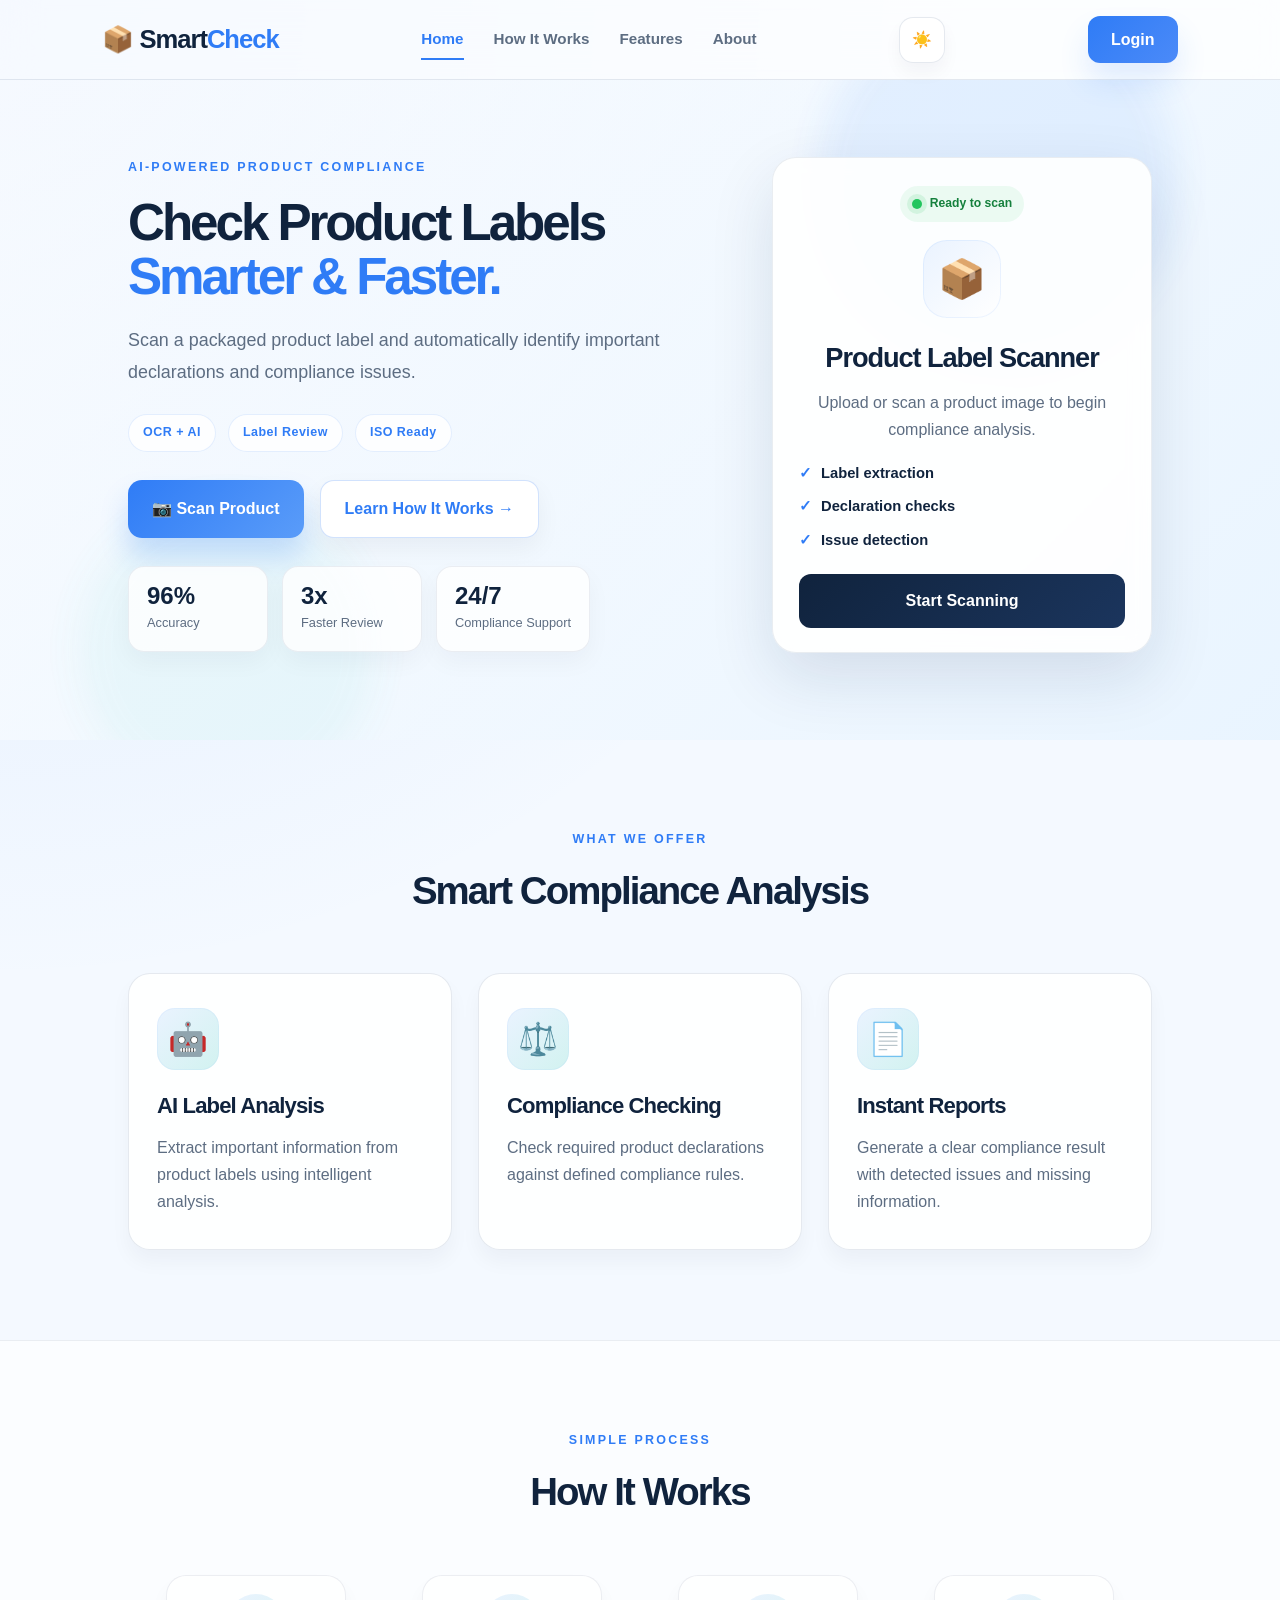
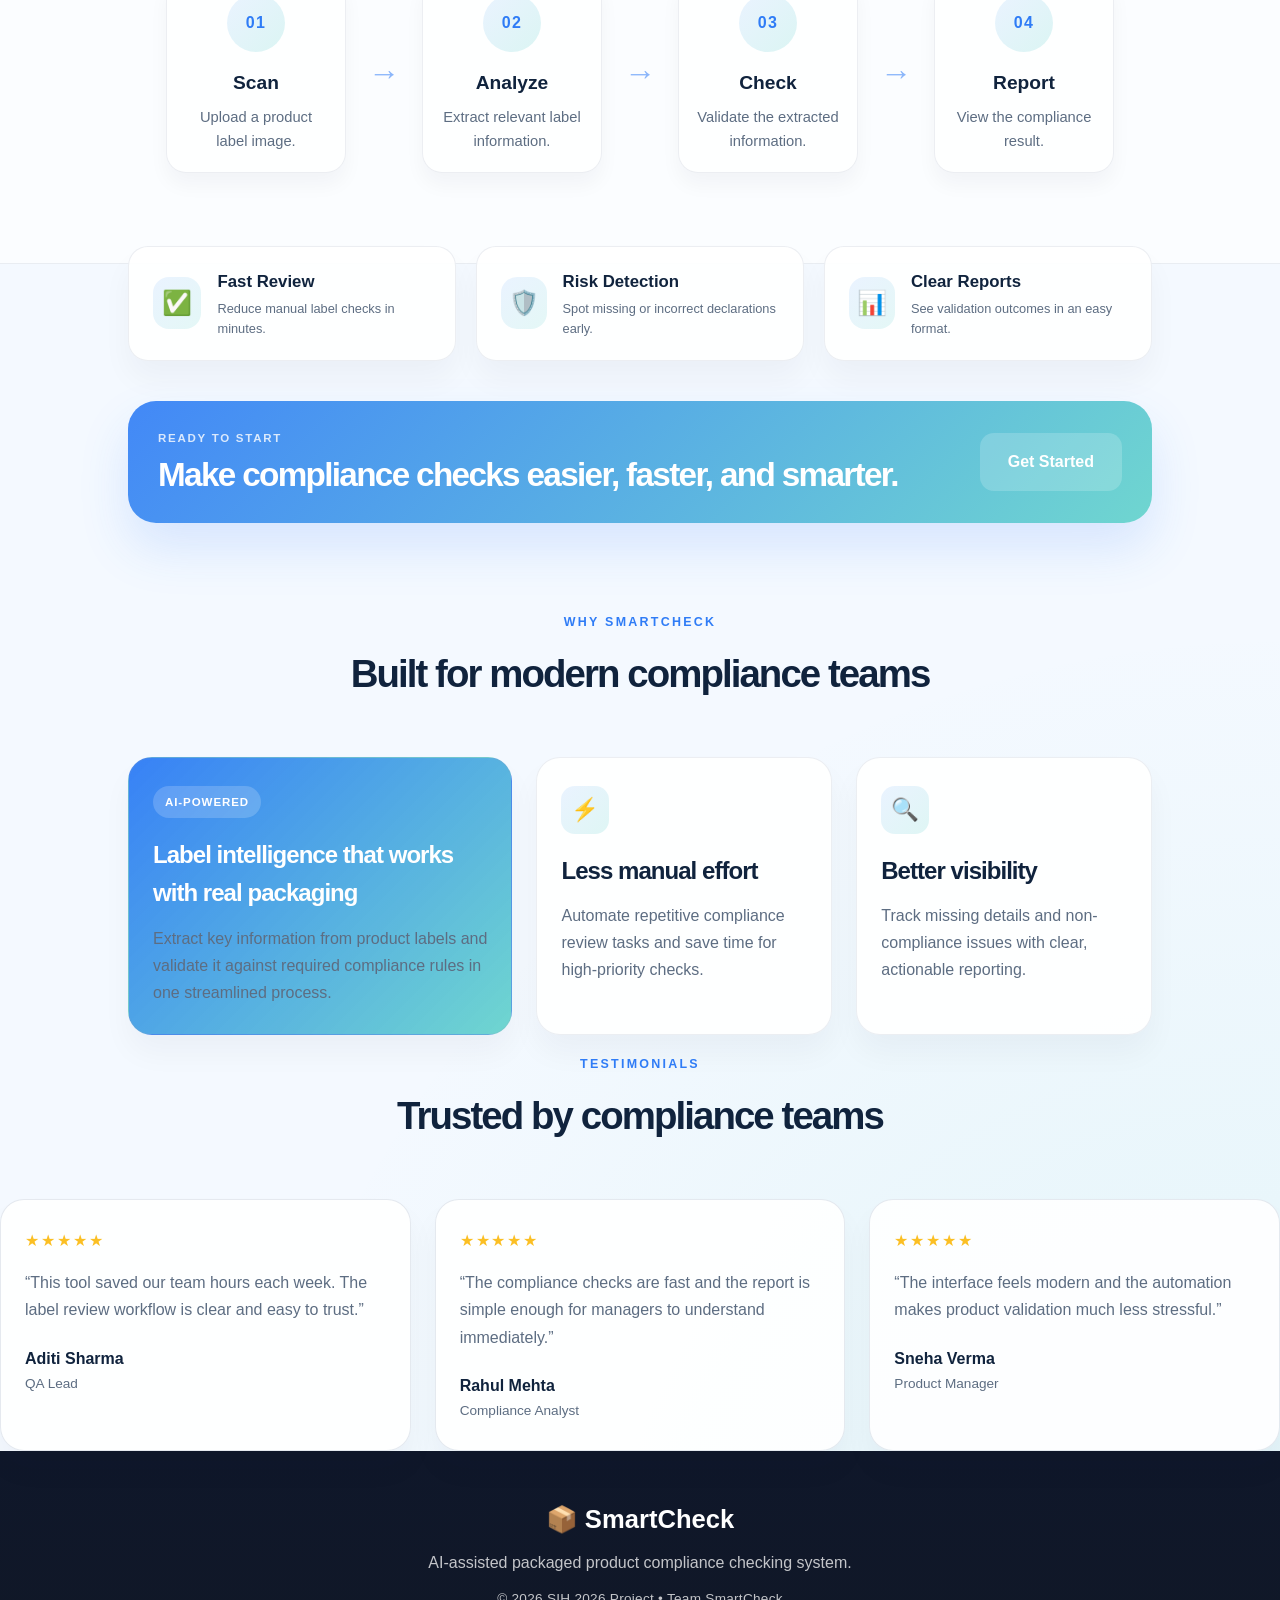
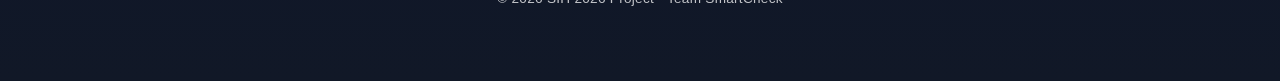
<file: smart-compliance/index.html>
<!DOCTYPE html>
<html lang="en">
<head>
    <meta charset="UTF-8">
    <meta name="viewport" content="width=device-width, initial-scale=1.0">

    <title>Smart Compliance Checker</title>

    <link rel="stylesheet" href="style.css">
</head>

<body data-theme="light">

    <header class="navbar">

        <div class="logo">
            📦 Smart<span>Check</span>
        </div>

        <nav>
            <a href="#" class="active">Home</a>
            <a href="#how-it-works">How It Works</a>
            <a href="#features">Features</a>
            <a href="#about">About</a>
        </nav>

        <div class="theme-toggle" onclick="toggleTheme()">
            <span class="moon-icon">🌙</span>
            <span class="sun-icon">☀️</span>
        </div>

        <button class="login-btn">Login</button>

    </header>

    <main>
        <section class="hero">

            <div class="hero-content">

                <p class="tagline">AI-POWERED PRODUCT COMPLIANCE</p>

                <h1>
                    Check Product Labels
                    <span>Smarter & Faster.</span>
                </h1>

                <p class="hero-text">
                    Scan a packaged product label and automatically
                    identify important declarations and compliance issues.
                </p>

                <div class="hero-badges">
                    <span>OCR + AI</span>
                    <span>Label Review</span>
                    <span>ISO Ready</span>
                </div>

                <div class="hero-buttons">
                    <button class="primary-btn" onclick="window.location.href='scan.html'">
                        📷 Scan Product
                    </button>

                    <button class="secondary-btn" onclick="scrollToHow()">
                        Learn How It Works →
                    </button>
                </div>

                <div class="hero-stats">
                    <div class="stat-box">
                        <strong>96%</strong>
                        <span>Accuracy</span>
                    </div>
                    <div class="stat-box">
                        <strong>3x</strong>
                        <span>Faster Review</span>
                    </div>
                    <div class="stat-box">
                        <strong>24/7</strong>
                        <span>Compliance Support</span>
                    </div>
                </div>

            </div>

            <div class="scanner-card">
                <div class="scanner-status">
                    <span class="status-dot"></span>
                    Ready to scan
                </div>

                <div class="scanner-icon">
                    📦
                </div>

                <h3>Product Label Scanner</h3>

                <p>
                    Upload or scan a product image to begin
                    compliance analysis.
                </p>

                <ul class="scanner-checks">
                    <li>Label extraction</li>
                    <li>Declaration checks</li>
                    <li>Issue detection</li>
                </ul>

                <button class="scan-card-btn" onclick="window.location.href='scan.html'">
                    Start Scanning
                </button>
            </div>

        </section>

        <section class="features" id="features">

            <div class="section-heading">
                <p>WHAT WE OFFER</p>
                <h2>Smart Compliance Analysis</h2>
            </div>

            <div class="feature-container">

                <div class="feature-card">
                    <div class="feature-icon">🤖</div>
                    <h3>AI Label Analysis</h3>
                    <p>
                        Extract important information from
                        product labels using intelligent analysis.
                    </p>
                </div>

                <div class="feature-card">
                    <div class="feature-icon">⚖️</div>
                    <h3>Compliance Checking</h3>
                    <p>
                        Check required product declarations
                        against defined compliance rules.
                    </p>
                </div>

                <div class="feature-card">
                    <div class="feature-icon">📄</div>
                    <h3>Instant Reports</h3>
                    <p>
                        Generate a clear compliance result
                        with detected issues and missing information.
                    </p>
                </div>

            </div>

        </section>

        <section class="how-it-works" id="how-it-works">

            <div class="section-heading">
                <p>SIMPLE PROCESS</p>
                <h2>How It Works</h2>
            </div>

            <div class="steps">

                <div class="step">
                    <div class="step-number">01</div>
                    <h3>Scan</h3>
                    <p>Upload a product label image.</p>
                </div>

                <div class="arrow">→</div>

                <div class="step">
                    <div class="step-number">02</div>
                    <h3>Analyze</h3>
                    <p>Extract relevant label information.</p>
                </div>

                <div class="arrow">→</div>

                <div class="step">
                    <div class="step-number">03</div>
                    <h3>Check</h3>
                    <p>Validate the extracted information.</p>
                </div>

                <div class="arrow">→</div>

                <div class="step">
                    <div class="step-number">04</div>
                    <h3>Report</h3>
                    <p>View the compliance result.</p>
                </div>

            </div>

        </section>

        <section class="trust-strip">
            <div class="trust-item">
                <span class="trust-icon">✅</span>
                <div>
                    <strong>Fast Review</strong>
                    <p>Reduce manual label checks in minutes.</p>
                </div>
            </div>

            <div class="trust-item">
                <span class="trust-icon">🛡️</span>
                <div>
                    <strong>Risk Detection</strong>
                    <p>Spot missing or incorrect declarations early.</p>
                </div>
            </div>

            <div class="trust-item">
                <span class="trust-icon">📊</span>
                <div>
                    <strong>Clear Reports</strong>
                    <p>See validation outcomes in an easy format.</p>
                </div>
            </div>
        </section>

        <section class="cta-panel">
            <div class="cta-copy">
                <p>READY TO START</p>
                <h2>Make compliance checks easier, faster, and smarter.</h2>
            </div>
            <button class="cta-btn" onclick="window.location.href='scan.html'">Get Started</button>
        </section>

        <section class="insights">
            <div class="section-heading">
                <p>WHY SMARTCHECK</p>
                <h2>Built for modern compliance teams</h2>
            </div>

            <div class="insight-grid">
                <article class="insight-card highlight-card">
                    <span class="chip">AI-powered</span>
                    <h3>Label intelligence that works with real packaging</h3>
                    <p>
                        Extract key information from product labels and validate it against required compliance rules in one streamlined process.
                    </p>
                </article>

                <article class="insight-card">
                    <div class="mini-icon">⚡</div>
                    <h3>Less manual effort</h3>
                    <p>Automate repetitive compliance review tasks and save time for high-priority checks.</p>
                </article>

                <article class="insight-card">
                    <div class="mini-icon">🔍</div>
                    <h3>Better visibility</h3>
                    <p>Track missing details and non-compliance issues with clear, actionable reporting.</p>
                </article>
            </div>
        </section>

        <section class="testimonials">
            <div class="section-heading">
                <p>TESTIMONIALS</p>
                <h2>Trusted by compliance teams</h2>
            </div>

            <div class="testimonial-grid">
                <article class="testimonial-card">
                    <div class="stars">★★★★★</div>
                    <p>“This tool saved our team hours each week. The label review workflow is clear and easy to trust.”</p>
                    <div class="client">
                        <strong>Aditi Sharma</strong>
                        <span>QA Lead</span>
                    </div>
                </article>

                <article class="testimonial-card">
                    <div class="stars">★★★★★</div>
                    <p>“The compliance checks are fast and the report is simple enough for managers to understand immediately.”</p>
                    <div class="client">
                        <strong>Rahul Mehta</strong>
                        <span>Compliance Analyst</span>
                    </div>
                </article>

                <article class="testimonial-card">
                    <div class="stars">★★★★★</div>
                    <p>“The interface feels modern and the automation makes product validation much less stressful.”</p>
                    <div class="client">
                        <strong>Sneha Verma</strong>
                        <span>Product Manager</span>
                    </div>
                </article>
            </div>
        </section>
    </main>

    <footer id="about">

        <div class="footer-logo">
            📦 SmartCheck
        </div>

        <p>
            AI-assisted packaged product compliance checking system.
        </p>

        <p class="copyright">
            © <span id="year"></span> SIH 2026 Project • Team SmartCheck
        </p>

    </footer>

    <script src="script.js"></script>

</body>
</html>
</file>
<file: smart-compliance/style.css>
:root {
    --bg: #f4f9ff;
    --bg-strong: #e7f4ff;
    --surface: rgba(255, 255, 255, 0.8);
    --surface-strong: #ffffff;
    --primary: #2f7cf6;
    --primary-dark: #1d5ee8;
    --primary-soft: #eaf3ff;
    --accent: #4ecdc4;
    --accent-soft: #dcf9f6;
    --dark: #10233d;
    --muted: #5d6d82;
    --line: rgba(124, 146, 176, 0.2);
    --shadow: 0 24px 65px rgba(20, 45, 82, 0.12);
    --shadow-soft: 0 18px 30px rgba(47, 124, 246, 0.14);
    --nav-bg: rgba(255, 255, 255, 0.72);
    --card-bg: rgba(255, 255, 255, 0.9);
    --card-strong: #ffffff;
    --hero-bg: linear-gradient(135deg, rgba(255, 255, 255, 0.7), rgba(232, 244, 255, 0.9));
}

body[data-theme="dark"] {
    --bg: #08111f;
    --bg-strong: #0d1b2a;
    --surface: rgba(15, 23, 42, 0.8);
    --surface-strong: #101c2d;
    --primary: #6aa9ff;
    --primary-dark: #4e8ef6;
    --primary-soft: rgba(93, 142, 255, 0.15);
    --accent: #5ee8d9;
    --accent-soft: rgba(94, 232, 217, 0.14);
    --dark: #edf5ff;
    --muted: #a9b9d1;
    --line: rgba(159, 181, 214, 0.14);
    --shadow: 0 22px 55px rgba(3, 8, 20, 0.55);
    --shadow-soft: 0 18px 30px rgba(75, 125, 225, 0.18);
    --nav-bg: rgba(13, 24, 38, 0.72);
    --card-bg: rgba(15, 23, 42, 0.9);
    --card-strong: #112133;
    --hero-bg: linear-gradient(135deg, rgba(8, 17, 31, 0.95), rgba(13, 27, 42, 0.96));
}

* {
    margin: 0;
    padding: 0;
    box-sizing: border-box;
}

html {
    scroll-behavior: smooth;
}

body {
    font-family: "Segoe UI", Arial, sans-serif;
    background:
        radial-gradient(circle at top left, rgba(47, 124, 246, 0.12), transparent 28%),
        radial-gradient(circle at bottom right, rgba(78, 205, 196, 0.12), transparent 30%),
        var(--bg);
    color: var(--dark);
    line-height: 1.6;
    transition: background 0.3s ease, color 0.3s ease;
}

img {
    max-width: 100%;
    display: block;
}

a {
    text-decoration: none;
}

button {
    font: inherit;
}

.nav-actions {
    display: flex;
    align-items: center;
    gap: 12px;
}

.theme-toggle {
    width: 46px;
    height: 46px;
    border: 1px solid var(--line);
    border-radius: 14px;
    display: grid;
    place-items: center;
    background: var(--card-bg);
    color: var(--dark);
    cursor: pointer;
    box-shadow: 0 10px 18px rgba(15, 23, 42, 0.04);
    transition: transform 0.2s ease, background 0.2s ease;
}

.theme-toggle:hover {
    transform: translateY(-2px);
}

.theme-toggle .sun-icon,
body[data-theme="dark"] .theme-toggle .moon-icon,
body[data-theme="light"] .theme-toggle .sun-icon {
    display: inline-block;
}

.theme-toggle .moon-icon,
body[data-theme="dark"] .theme-toggle .sun-icon,
body[data-theme="light"] .theme-toggle .moon-icon {
    display: none;
}

@keyframes floatIcon {
    0%, 100% {
        transform: translateY(0px);
    }
    50% {
        transform: translateY(-8px);
    }
}

@keyframes softPulse {
    0%, 100% {
        box-shadow: 0 0 0 0 rgba(47, 124, 246, 0.18);
    }
    50% {
        box-shadow: 0 0 0 12px rgba(47, 124, 246, 0.05);
    }
}

/* ================= NAVBAR ================= */

.navbar {
    position: sticky;
    top: 0;
    z-index: 100;
    display: flex;
    align-items: center;
    justify-content: space-between;
    height: 80px;
    padding: 0 8%;
    background: var(--nav-bg);
    border-bottom: 1px solid var(--line);
    backdrop-filter: blur(18px);
    -webkit-backdrop-filter: blur(18px);
}

.logo {
    font-size: 1.6rem;
    font-weight: 800;
    letter-spacing: -0.04em;
}

.logo span {
    color: var(--primary);
}

nav {
    display: flex;
    align-items: center;
    gap: 30px;
}

nav a {
    position: relative;
    color: var(--muted);
    font-size: 0.95rem;
    font-weight: 600;
    transition: color 0.2s ease;
}

nav a::after {
    content: "";
    position: absolute;
    left: 0;
    bottom: -8px;
    width: 0;
    height: 2px;
    background: var(--primary);
    transition: width 0.25s ease;
}

nav a:hover,
nav a.active {
    color: var(--primary);
}

nav a:hover::after,
nav a.active::after {
    width: 100%;
}

.login-btn {
    border: none;
    background: linear-gradient(135deg, var(--primary), #4b8af8);
    color: white;
    padding: 11px 23px;
    border-radius: 12px;
    font-weight: 700;
    cursor: pointer;
    box-shadow: var(--shadow-soft);
    transition: transform 0.2s ease, box-shadow 0.2s ease;
}

.login-btn:hover {
    transform: translateY(-1px);
    box-shadow: 0 18px 26px rgba(47, 124, 246, 0.16);
}

.login-btn:active,
.primary-btn:active,
.secondary-btn:active,
.scan-card-btn:active {
    transform: scale(0.98);
}

/* ================= HERO ================= */

.hero {
    min-height: 660px;
    display: flex;
    align-items: center;
    justify-content: space-between;
    gap: 40px;
    padding: 70px 10% 80px;
    background: var(--hero-bg);
    position: relative;
    overflow: hidden;
}

.hero::before,
.hero::after {
    content: "";
    position: absolute;
    border-radius: 50%;
    filter: blur(18px);
    opacity: 0.7;
}

.hero::before {
    width: 360px;
    height: 360px;
    background: rgba(47, 124, 246, 0.12);
    top: -80px;
    right: 8%;
}

.hero::after {
    width: 300px;
    height: 300px;
    background: rgba(78, 205, 196, 0.10);
    bottom: -60px;
    left: 6%;
}

.hero-content {
    max-width: 620px;
    position: relative;
    z-index: 1;
}

.tagline {
    color: var(--primary);
    font-size: 0.78rem;
    font-weight: 800;
    letter-spacing: 0.18em;
    text-transform: uppercase;
    margin-bottom: 18px;
}

.hero h1 {
    font-size: clamp(2.8rem, 4vw, 4.2rem);
    line-height: 1.05;
    letter-spacing: -0.06em;
    margin-bottom: 20px;
    font-weight: 800;
}

.hero h1 span {
    display: block;
    color: var(--primary);
}

.hero-text {
    color: var(--muted);
    font-size: 1.12rem;
    line-height: 1.8;
    max-width: 580px;
    margin-bottom: 26px;
}

.hero-badges {
    display: flex;
    flex-wrap: wrap;
    gap: 12px;
    margin-bottom: 28px;
}

.hero-badges span {
    background: rgba(255, 255, 255, 0.8);
    border: 1px solid rgba(47, 124, 246, 0.12);
    color: var(--primary);
    border-radius: 999px;
    padding: 8px 14px;
    font-size: 0.78rem;
    font-weight: 700;
    letter-spacing: 0.04em;
}

.hero-buttons {
    display: flex;
    flex-wrap: wrap;
    gap: 16px;
    margin-bottom: 28px;
}

.primary-btn,
.secondary-btn {
    padding: 15px 24px;
    border-radius: 14px;
    font-size: 1rem;
    font-weight: 700;
    cursor: pointer;
    transition: transform 0.2s ease, box-shadow 0.2s ease;
}

.primary-btn {
    border: none;
    background: linear-gradient(135deg, var(--primary), #5a9cf9);
    color: white;
    box-shadow: 0 18px 28px rgba(47, 124, 246, 0.22);
}

.primary-btn:hover,
.secondary-btn:hover {
    transform: translateY(-2px);
}

.secondary-btn {
    background: white;
    color: var(--primary);
    border: 1px solid rgba(47, 124, 246, 0.22);
    box-shadow: 0 10px 24px rgba(15, 23, 42, 0.05);
}

.hero-stats {
    display: flex;
    flex-wrap: wrap;
    gap: 14px;
}

.stat-box {
    min-width: 140px;
    background: rgba(255, 255, 255, 0.8);
    border: 1px solid rgba(148, 163, 184, 0.18);
    border-radius: 16px;
    padding: 16px 18px;
    box-shadow: 0 10px 24px rgba(15, 23, 42, 0.04);
}

.stat-box strong {
    display: block;
    color: var(--dark);
    font-size: 1.5rem;
    line-height: 1.1;
}

.stat-box span {
    color: var(--muted);
    font-size: 0.8rem;
}

/* ================= SCANNER CARD ================= */

.scanner-card {
    position: relative;
    z-index: 1;
    width: min(100%, 380px);
    background: var(--card-bg);
    padding: 28px 26px 24px;
    text-align: center;
    border: 1px solid rgba(148, 163, 184, 0.2);
    border-radius: 24px;
    box-shadow: var(--shadow);
    backdrop-filter: blur(10px);
}

.scanner-status {
    display: inline-flex;
    align-items: center;
    gap: 8px;
    background: rgba(34, 197, 94, 0.08);
    color: #15803d;
    font-size: 0.76rem;
    font-weight: 700;
    border-radius: 999px;
    padding: 8px 12px;
    margin-bottom: 18px;
}

.status-dot {
    width: 10px;
    height: 10px;
    border-radius: 50%;
    background: #22c55e;
    box-shadow: 0 0 0 5px rgba(34, 197, 94, 0.12);
}

.scanner-icon,
.feature-icon,
.trust-icon,
.mini-icon {
    animation: floatIcon 3s ease-in-out infinite;
    transition: transform 0.2s ease, box-shadow 0.2s ease;
}

.scanner-icon:hover,
.feature-icon:hover,
.trust-icon:hover,
.mini-icon:hover {
    transform: translateY(-5px) scale(1.04);
}

.scanner-icon:active,
.feature-icon:active,
.trust-icon:active,
.mini-icon:active {
    transform: scale(0.96);
}

.scanner-icon {
    width: 78px;
    height: 78px;
    display: grid;
    place-items: center;
    margin: 0 auto 18px;
    border-radius: 24px;
    background: linear-gradient(135deg, var(--primary-soft), rgba(255, 255, 255, 1));
    font-size: 2.4rem;
    box-shadow: inset 0 0 0 1px rgba(47, 124, 246, 0.08);
    animation-delay: 0.2s;
}

.scanner-card h3 {
    font-size: 1.7rem;
    margin-bottom: 10px;
    letter-spacing: -0.04em;
}

.scanner-card p {
    color: var(--muted);
    line-height: 1.7;
    margin-bottom: 18px;
}

.scanner-checks {
    list-style: none;
    display: flex;
    flex-direction: column;
    gap: 10px;
    margin-bottom: 22px;
    padding: 0;
}

.scanner-checks li {
    position: relative;
    padding-left: 22px;
    color: var(--dark);
    font-size: 0.92rem;
    font-weight: 600;
    text-align: left;
}

.scanner-checks li::before {
    content: "✓";
    position: absolute;
    left: 0;
    top: 0;
    color: var(--primary);
    font-weight: 800;
}

.scan-card-btn {
    width: 100%;
    border: none;
    border-radius: 12px;
    padding: 14px 16px;
    background: linear-gradient(135deg, var(--dark), #1b355d);
    color: white;
    font-weight: 700;
    cursor: pointer;
    transition: background 0.2s ease, transform 0.2s ease;
}

.scan-card-btn:hover {
    background: linear-gradient(135deg, var(--primary), var(--accent));
    transform: translateY(-1px);
}

/* ================= COMMON SECTION ================= */

.features,
.how-it-works {
    padding: 90px 10%;
}

.section-heading {
    text-align: center;
    margin-bottom: 52px;
}

.section-heading p {
    color: var(--primary);
    font-size: 0.78rem;
    font-weight: 800;
    letter-spacing: 0.18em;
    text-transform: uppercase;
    margin-bottom: 10px;
}

.section-heading h2 {
    font-size: clamp(2rem, 3vw, 2.8rem);
    letter-spacing: -0.05em;
}

/* ================= FEATURES ================= */

.feature-container {
    display: grid;
    grid-template-columns: repeat(3, minmax(0, 1fr));
    gap: 26px;
}

.feature-card {
    position: relative;
    background: var(--card-bg);
    padding: 34px 28px;
    border-radius: 22px;
    border: 1px solid var(--line);
    box-shadow: 0 12px 20px rgba(15, 23, 42, 0.04);
    transition: transform 0.25s ease, box-shadow 0.25s ease, border-color 0.25s ease;
}

.feature-card:hover {
    transform: translateY(-8px);
    box-shadow: 0 26px 38px rgba(15, 23, 42, 0.09);
    border-color: rgba(47, 124, 246, 0.18);
}

.feature-card:active {
    transform: translateY(-2px) scale(0.995);
}

.feature-icon {
    width: 62px;
    height: 62px;
    display: grid;
    place-items: center;
    margin-bottom: 18px;
    border-radius: 18px;
    background: linear-gradient(135deg, var(--primary-soft), rgba(78, 205, 196, 0.25));
    font-size: 2rem;
    box-shadow: inset 0 0 0 1px rgba(47, 124, 246, 0.05);
    animation-delay: 0.5s;
}

.feature-card h3 {
    margin-bottom: 10px;
    font-size: 1.38rem;
    letter-spacing: -0.04em;
}

.feature-card p {
    color: var(--muted);
    line-height: 1.7;
}

/* ================= HOW IT WORKS ================= */

.how-it-works {
    background: rgba(255, 255, 255, 0.65);
    border-top: 1px solid rgba(148, 163, 184, 0.18);
    border-bottom: 1px solid rgba(148, 163, 184, 0.18);
}

.steps {
    display: flex;
    align-items: center;
    justify-content: center;
    flex-wrap: wrap;
    gap: 22px;
}

.step {
    width: min(100%, 180px);
    text-align: center;
    padding: 18px 16px;
    background: rgba(255, 255, 255, 0.8);
    border: 1px solid rgba(148, 163, 184, 0.18);
    border-radius: 20px;
    box-shadow: 0 12px 20px rgba(15, 23, 42, 0.04);
}

.step-number {
    width: 58px;
    height: 58px;
    display: flex;
    align-items: center;
    justify-content: center;
    margin: 0 auto 16px;
    border-radius: 50%;
    background: linear-gradient(135deg, var(--primary-soft), rgba(78, 205, 196, 0.2));
    color: var(--primary);
    font-weight: 800;
    letter-spacing: 0.08em;
    animation: softPulse 3.5s ease-in-out infinite;
}

.step h3 {
    margin-bottom: 8px;
    font-size: 1.2rem;
}

.step p {
    color: var(--muted);
    font-size: 0.92rem;
    line-height: 1.6;
}

.arrow {
    font-size: 2rem;
    color: rgba(47, 124, 246, 0.55);
    font-weight: 700;
}

/* ================= FOOTER ================= */

footer {
    padding: 48px 10% 60px;
    background: linear-gradient(180deg, #0f172a, #111827);
    color: white;
    text-align: center;
}

.footer-logo {
    font-size: 1.6rem;
    font-weight: 800;
    margin-bottom: 10px;
}

footer p {
    color: rgba(255, 255, 255, 0.75);
    margin-bottom: 12px;
}

.copyright {
    font-size: 0.85rem;
    letter-spacing: 0.02em;
}

/* ================= TRUST + CTA ================= */

.trust-strip {
    display: grid;
    grid-template-columns: repeat(3, minmax(0, 1fr));
    gap: 20px;
    padding: 0 10% 20px;
    margin-top: -18px;
}

.trust-item {
    display: flex;
    align-items: center;
    gap: 16px;
    padding: 22px 24px;
    border-radius: 20px;
    background: rgba(255, 255, 255, 0.9);
    border: 1px solid rgba(148, 163, 184, 0.18);
    box-shadow: 0 18px 30px rgba(15, 23, 42, 0.04);
}

.trust-icon {
    width: 52px;
    height: 52px;
    display: grid;
    place-items: center;
    border-radius: 16px;
    background: linear-gradient(135deg, var(--primary-soft), rgba(78, 205, 196, 0.15));
    font-size: 1.5rem;
}

.trust-item strong {
    display: block;
    font-size: 1.05rem;
    margin-bottom: 4px;
}

.trust-item p {
    color: var(--muted);
    font-size: 0.8rem;
    line-height: 1.5;
}

.cta-panel {
    display: flex;
    align-items: center;
    justify-content: space-between;
    gap: 20px;
    margin: 20px 10% 0;
    padding: 28px 30px;
    border-radius: 28px;
    background: linear-gradient(135deg, rgba(47, 124, 246, 0.9), rgba(78, 205, 196, 0.8));
    color: white;
    box-shadow: 0 25px 50px rgba(47, 124, 246, 0.15);
}

.cta-copy p {
    margin-bottom: 8px;
    font-size: 0.72rem;
    font-weight: 800;
    letter-spacing: 0.15em;
    text-transform: uppercase;
    color: rgba(255,255,255,0.8);
}

.cta-copy h2 {
    font-size: clamp(1.7rem, 2.6vw, 2.5rem);
    line-height: 1.2;
    letter-spacing: -0.05em;
}

.cta-btn {
    border: none;
    border-radius: 14px;
    padding: 16px 28px;
    background: rgba(255,255,255,0.18);
    color: white;
    font-weight: 800;
    cursor: pointer;
}

.insights {
    padding: 90px 10% 20px;
}

.insight-grid {
    display: grid;
    grid-template-columns: 1.3fr 1fr 1fr;
    gap: 24px;
}

.insight-card {
    background: rgba(255, 255, 255, 0.9);
    border: 1px solid rgba(148, 163, 184, 0.18);
    border-radius: 24px;
    padding: 28px 24px;
    box-shadow: 0 18px 30px rgba(15, 23, 42, 0.04);
}

.highlight-card {
    background: linear-gradient(135deg, rgba(47, 124, 246, 0.96), rgba(78, 205, 196, 0.8));
    color: white;
}

.chip {
    display: inline-block;
    padding: 7px 12px;
    border-radius: 999px;
    background: rgba(255, 255, 255, 0.18);
    font-size: 0.72rem;
    font-weight: 700;
    letter-spacing: 0.08em;
    text-transform: uppercase;
    margin-bottom: 18px;
}

.highlight-card p {
    color: rgba(255, 255, 255, 0.82);
}

.insight-card h3 {
    font-size: 1.5rem;
    margin-bottom: 12px;
    letter-spacing: -0.04em;
}

.insight-card p {
    color: var(--muted);
    line-height: 1.7;
}

.mini-icon {
    width: 48px;
    height: 48px;
    display: grid;
    place-items: center;
    margin-bottom: 18px;
    border-radius: 14px;
    background: linear-gradient(135deg, var(--primary-soft), rgba(78, 205, 196, 0.18));
    font-size: 1.4rem;
}

/* ================= TESTIMONIALS ================= */

.testimonial-grid {
    display: grid;
    grid-template-columns: repeat(3, minmax(0, 1fr));
    gap: 24px;
}

.testimonial-card {
    background: var(--card-bg);
    border: 1px solid var(--line);
    border-radius: 24px;
    padding: 28px 24px;
    box-shadow: 0 18px 30px rgba(15, 23, 42, 0.04);
}

.stars {
    color: #fbbf24;
    letter-spacing: 0.12em;
    margin-bottom: 16px;
}

.testimonial-card p {
    color: var(--muted);
    margin-bottom: 22px;
    line-height: 1.7;
}

.client {
    display: flex;
    flex-direction: column;
    gap: 2px;
}

.client strong {
    color: var(--dark);
}

.client span {
    color: var(--muted);
    font-size: 0.85rem;
}

/* ================= RESPONSIVE ================= */

@media (max-width: 900px) {
    .navbar {
        padding: 0 5%;
    }

    nav {
        display: none;
    }

    .hero {
        flex-direction: column;
        text-align: center;
        gap: 32px;
        padding: 60px 6% 72px;
    }

    .hero-content {
        max-width: 100%;
    }

    .hero-badges,
    .hero-buttons,
    .hero-stats {
        justify-content: center;
    }

    .scanner-card {
        width: min(100%, 460px);
    }

    .feature-container,
    .trust-strip,
    .insight-grid,
    .testimonial-grid {
        grid-template-columns: 1fr;
    }

    .steps {
        flex-direction: column;
    }

    .arrow {
        transform: rotate(90deg);
        font-size: 1.6rem;
    }

    .trust-strip {
        padding: 0 6% 10px;
    }

    .cta-panel {
        flex-direction: column;
        align-items: flex-start;
        margin: 20px 6% 0;
    }

    .cta-btn {
        width: 100%;
    }

    .insights {
        padding-top: 72px;
    }
}

@media (max-width: 480px) {
    .navbar {
        height: 72px;
        padding: 0 20px;
    }

    .logo {
        font-size: 1.28rem;
    }

    .login-btn {
        padding: 10px 16px;
    }

    .hero h1 {
        font-size: 2.5rem;
    }

    .tagline {
        letter-spacing: 0.12em;
    }

    .primary-btn,
    .secondary-btn {
        width: 100%;
    }

    .hero-buttons {
        flex-direction: column;
    }

    .stat-box {
        flex: 1 1 100%;
    }
}
</file>
